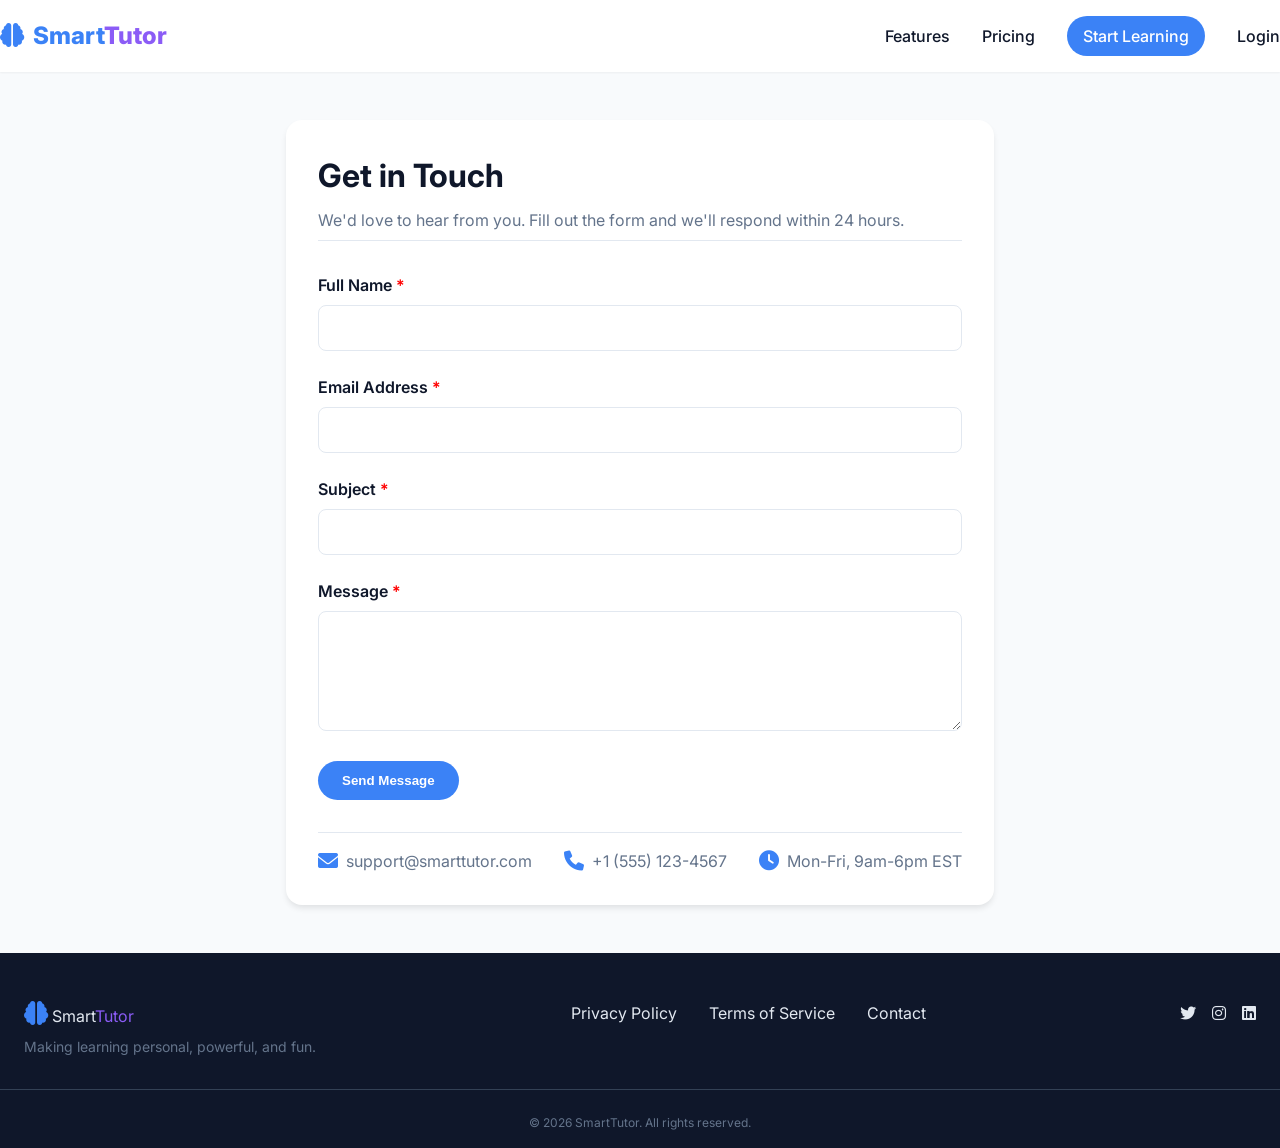
<file: contact.html>
<!DOCTYPE html>
<html lang="en">
<head>
  <meta charset="UTF-8">
  <meta name="viewport" content="width=device-width, initial-scale=1.0">
  <title>Contact Us | SmartTutor</title>
  <link rel="stylesheet" href="style.css">
  <link rel="stylesheet" href="https://cdnjs.cloudflare.com/ajax/libs/font-awesome/6.0.0-beta3/css/all.min.css">
  <link href="https://fonts.googleapis.com/css2?family=Inter:opsz,wght@14..32,300..700&family=Plus+Jakarta+Sans:wght@300..700&display=swap" rel="stylesheet">
  <style>
    /* Contact page specific styles */
    .contact-container {
      max-width: 900px;
      margin: 3rem auto;
      padding: 2rem;
      background: white;
      border-radius: 1rem;
      box-shadow: 0 4px 6px -1px rgb(0 0 0 / 0.1);
    }
    .contact-container h1 {
      font-size: 2rem;
      margin-bottom: 0.5rem;
      color: var(--dark);
    }
    .contact-container .subtitle {
      color: var(--gray);
      margin-bottom: 2rem;
      border-bottom: 1px solid var(--gray-light);
      padding-bottom: 0.5rem;
    }
    .form-group {
      margin-bottom: 1.5rem;
    }
    .form-group label {
      display: block;
      font-weight: 600;
      margin-bottom: 0.5rem;
      color: var(--dark);
    }
    .form-group input,
    .form-group textarea {
      width: 100%;
      padding: 0.75rem;
      border: 1px solid var(--gray-light);
      border-radius: 0.5rem;
      font-family: inherit;
      font-size: 1rem;
      transition: border-color 0.2s;
    }
    .form-group input:focus,
    .form-group textarea:focus {
      outline: none;
      border-color: var(--primary);
      box-shadow: 0 0 0 3px rgba(59,130,246,0.1);
    }
    .form-group textarea {
      resize: vertical;
      min-height: 120px;
    }
    .submit-btn {
      background: var(--primary);
      color: white;
      border: none;
      padding: 0.75rem 1.5rem;
      border-radius: 2rem;
      font-weight: 600;
      cursor: pointer;
      transition: all 0.2s;
    }
    .submit-btn:hover {
      background: var(--primary-dark);
      transform: translateY(-2px);
      box-shadow: var(--shadow-md);
    }
    .submit-btn:disabled {
      opacity: 0.6;
      cursor: not-allowed;
      transform: none;
    }
    .success-message {
      background: #d1fae5;
      color: #065f46;
      padding: 1rem;
      border-radius: 0.5rem;
      margin-bottom: 1.5rem;
      border-left: 4px solid #10b981;
    }
    .error-message {
      background: #fee2e2;
      color: #991b1b;
      padding: 0.75rem;
      border-radius: 0.5rem;
      margin-bottom: 1rem;
      font-size: 0.875rem;
    }
    .hidden {
      display: none;
    }
    .contact-info {
      margin-top: 2rem;
      padding-top: 1rem;
      border-top: 1px solid var(--gray-light);
      display: flex;
      gap: 2rem;
      flex-wrap: wrap;
    }
    .contact-info-item {
      display: flex;
      align-items: center;
      gap: 0.5rem;
      color: var(--gray);
    }
    .contact-info-item i {
      color: var(--primary);
      font-size: 1.25rem;
    }
  </style>
</head>
<body>
  <nav class="navbar">
    <div class="container nav-container">
      <div class="logo"><i class="fas fa-brain"></i> Smart<span>Tutor</span></div>
      <div class="nav-links">
        <a href="index.html#features">Features</a>
        <a href="pricing.html">Pricing</a>
        <a href="dashboard.html" class="btn-primary-small">Start Learning</a>
        <a href="login.html" class="btn-outline-small">Login</a>
      </div>
    </div>
  </nav>

  <div class="contact-container">
    <h1>Get in Touch</h1>
    <div class="subtitle">We'd love to hear from you. Fill out the form and we'll respond within 24 hours.</div>

    <div id="successMessage" class="success-message hidden">
      <i class="fas fa-check-circle"></i> Thank you for contacting us! Your message has been sent. We'll get back to you soon.
    </div>

    <form id="contactForm">
      <div class="form-group">
        <label for="name">Full Name <span style="color: red;">*</span></label>
        <input type="text" id="name" name="name" required>
      </div>
      <div class="form-group">
        <label for="email">Email Address <span style="color: red;">*</span></label>
        <input type="email" id="email" name="email" required>
      </div>
      <div class="form-group">
        <label for="subject">Subject <span style="color: red;">*</span></label>
        <input type="text" id="subject" name="subject" required>
      </div>
      <div class="form-group">
        <label for="message">Message <span style="color: red;">*</span></label>
        <textarea id="message" name="message" required></textarea>
      </div>
      <button type="submit" class="submit-btn">Send Message</button>
    </form>

    <div class="contact-info">
      <div class="contact-info-item">
        <i class="fas fa-envelope"></i>
        <span>support@smarttutor.com</span>
      </div>
      <div class="contact-info-item">
        <i class="fas fa-phone"></i>
        <span>+1 (555) 123-4567</span>
      </div>
      <div class="contact-info-item">
        <i class="fas fa-clock"></i>
        <span>Mon-Fri, 9am-6pm EST</span>
      </div>
    </div>
  </div>

  <footer>
    <div class="container footer-content">
      <div class="footer-logo">
        <i class="fas fa-brain"></i> Smart<span>Tutor</span>
        <p>Making learning personal, powerful, and fun.</p>
      </div>
      <div class="footer-links">
        <a href="privacy.html">Privacy Policy</a>
        <a href="terms.html">Terms of Service</a>
        <a href="contact.html">Contact</a>
      </div>
      <div class="footer-social">
        <a href="#"><i class="fab fa-twitter"></i></a>
        <a href="#"><i class="fab fa-instagram"></i></a>
        <a href="#"><i class="fab fa-linkedin"></i></a>
      </div>
    </div>
    <div class="copyright">
      <p>&copy; 2026 SmartTutor. All rights reserved.</p>
    </div>
  </footer>

  <script>
    const contactForm = document.getElementById('contactForm');
    const successMessage = document.getElementById('successMessage');

    contactForm.addEventListener('submit', (e) => {
      e.preventDefault();

      // Simple validation (browser does required, but we can also custom check)
      const name = document.getElementById('name').value.trim();
      const email = document.getElementById('email').value.trim();
      const subject = document.getElementById('subject').value.trim();
      const message = document.getElementById('message').value.trim();

      if (!name || !email || !subject || !message) {
        alert('Please fill in all fields.');
        return;
      }

      // Simulate submission (disable button, show success)
      const submitBtn = contactForm.querySelector('.submit-btn');
      submitBtn.disabled = true;
      submitBtn.textContent = 'Sending...';

      // Simulate network delay
      setTimeout(() => {
        // Show success message
        successMessage.classList.remove('hidden');
        // Clear form
        contactForm.reset();
        // Re-enable button
        submitBtn.disabled = false;
        submitBtn.textContent = 'Send Message';
        // Scroll to success message
        successMessage.scrollIntoView({ behavior: 'smooth', block: 'start' });
        // Optionally hide message after 5 seconds
        setTimeout(() => {
          successMessage.classList.add('hidden');
        }, 5000);
      }, 1000);
    });
  </script>
</body>
</html>
</file>
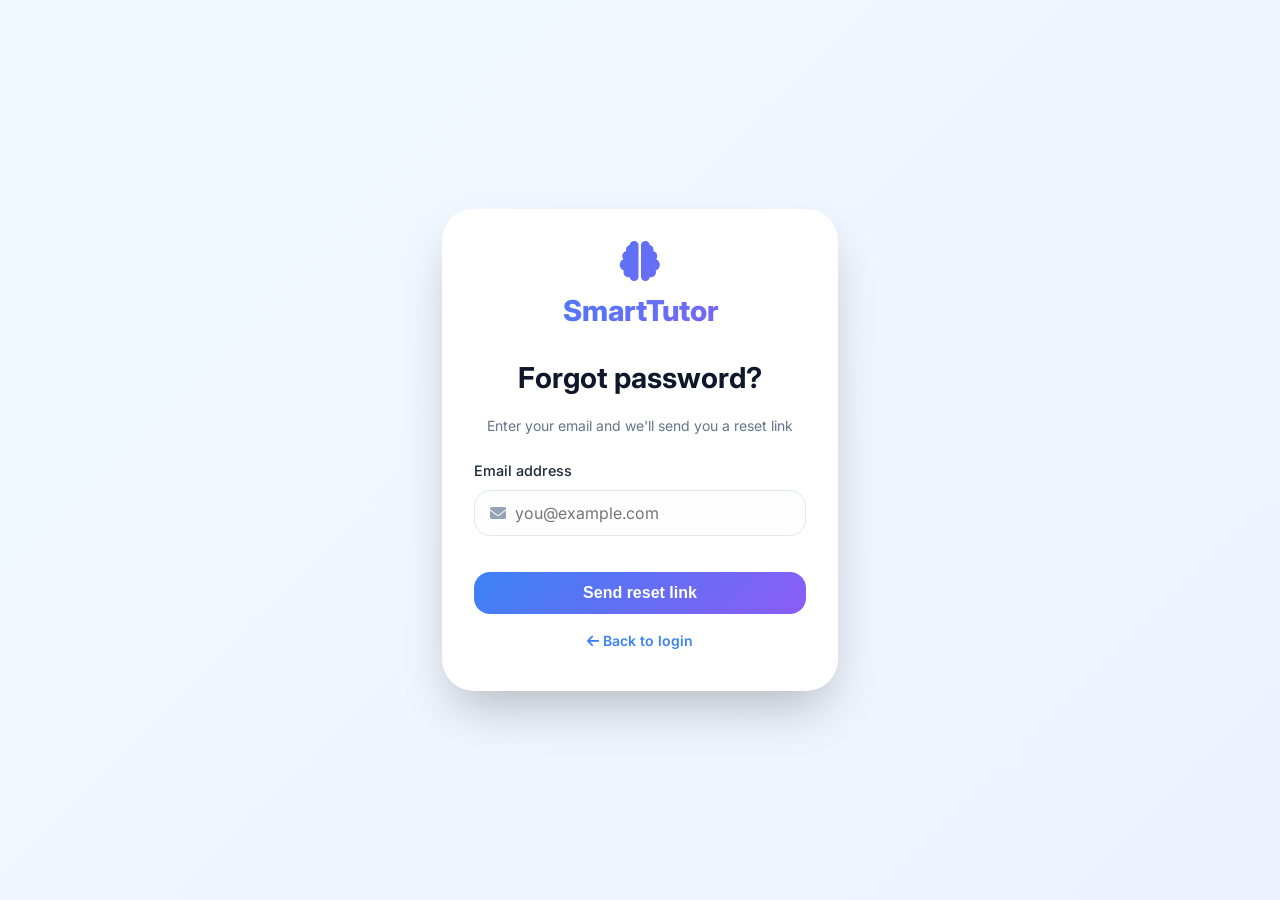
<file: forgot-password.html>
<!-- forgot-password.html -->
<!DOCTYPE html>
<html lang="en">
<head>
    <meta charset="UTF-8">
    <meta name="viewport" content="width=device-width, initial-scale=1.0">
    <title>Forgot Password | SmartTutor</title>
    <link href="https://fonts.googleapis.com/css2?family=Inter:wght@300;400;500;600;700&display=swap" rel="stylesheet">
    <link rel="stylesheet" href="https://cdnjs.cloudflare.com/ajax/libs/font-awesome/6.0.0-beta3/css/all.min.css">
    <link rel="stylesheet" href="style.css">
    <style>
        * { margin: 0; padding: 0; box-sizing: border-box; }
        body {
            font-family: 'Inter', sans-serif;
            background: linear-gradient(135deg, #f0f9ff 0%, #eef2ff 100%);
            min-height: 100vh;
            display: flex;
            align-items: center;
            justify-content: center;
            padding: 1.5rem;
        }
        .auth-container { width: 100%; max-width: 460px; margin: 0 auto; }
        .auth-card {
            background: white;
            border-radius: 2rem;
            box-shadow: 0 25px 50px -12px rgba(0,0,0,0.25);
            padding: 2rem 2rem 2.5rem;
        }
        .brand { text-align: center; margin-bottom: 1.5rem; }
        .brand i {
            font-size: 2.5rem;
            background: linear-gradient(135deg, #3b82f6, #8b5cf6);
            -webkit-background-clip: text; background-clip: text; color: transparent;
            margin-bottom: 0.5rem; display: block;
        }
        .brand h1 {
            font-size: 1.8rem; font-weight: 800;
            background: linear-gradient(135deg, #3b82f6, #8b5cf6);
            -webkit-background-clip: text; background-clip: text; color: transparent;
        }
        .auth-card h2 { font-size: 1.8rem; font-weight: 700; margin-bottom: 0.5rem; color: #0f172a; text-align: center; }
        .auth-subtitle { text-align: center; color: #64748b; margin-bottom: 1.5rem; font-size: 0.9rem; }
        .form-group { margin-bottom: 1.25rem; }
        .form-group label { display: block; font-weight: 500; margin-bottom: 0.5rem; color: #1e293b; font-size: 0.9rem; }
        .input-icon { position: relative; }
        .input-icon i { position: absolute; left: 1rem; top: 50%; transform: translateY(-50%); color: #94a3b8; font-size: 1rem; }
        .input-icon input {
            width: 100%; padding: 0.75rem 1rem 0.75rem 2.5rem;
            border: 1px solid #e2e8f0; border-radius: 1rem;
            font-family: inherit; font-size: 1rem; transition: all 0.2s; background-color: #fefefe;
        }
        .input-icon input:focus { outline: none; border-color: #3b82f6; box-shadow: 0 0 0 3px rgba(59,130,246,0.1); }
        .btn-primary {
            width: 100%; background: linear-gradient(135deg, #3b82f6, #8b5cf6);
            color: white; border: none; padding: 0.75rem; border-radius: 1rem;
            font-weight: 600; font-size: 1rem; cursor: pointer; transition: all 0.2s; margin-top: 0.5rem;
        }
        .btn-primary:hover { transform: translateY(-2px); box-shadow: 0 10px 20px -5px rgba(59,130,246,0.4); }
        .btn-primary:disabled { opacity: 0.6; cursor: not-allowed; transform: none; }
        .auth-link { text-align: center; margin-top: 1.5rem; font-size: 0.9rem; color: #64748b; }
        .auth-link a { color: #3b82f6; text-decoration: none; font-weight: 600; }
        .auth-link a:hover { text-decoration: underline; }
        .auth-error {
            background-color: #fee2e2; color: #b91c1c; padding: 0.75rem;
            border-radius: 0.75rem; font-size: 0.85rem; margin-bottom: 1rem;
            border-left: 4px solid #ef4444; display: none;
        }
        .auth-error.show { display: block; }
        .auth-success {
            background-color: #dcfce7; color: #166534; padding: 0.75rem;
            border-radius: 0.75rem; font-size: 0.85rem; margin-bottom: 1rem;
            border-left: 4px solid #22c55e; display: none; text-align: center;
        }
        .auth-success.show { display: block; }
        .success-icon { font-size: 3rem; margin-bottom: 1rem; display: block; }
        @media (max-width: 480px) {
            .auth-card { padding: 1.5rem; }
            .brand h1, .auth-card h2 { font-size: 1.5rem; }
        }
    </style>
</head>
<body>
    <div class="auth-container">
        <div class="auth-card">
            <div class="brand">
                <i class="fas fa-brain"></i>
                <h1>SmartTutor</h1>
            </div>

            <!-- Initial form view -->
            <div id="formView">
                <h2>Forgot password?</h2>
                <p class="auth-subtitle">Enter your email and we'll send you a reset link</p>
                <div id="authError" class="auth-error" aria-live="polite"></div>
                <form id="forgotForm" novalidate>
                    <div class="form-group">
                        <label for="email">Email address</label>
                        <div class="input-icon">
                            <i class="fas fa-envelope"></i>
                            <input type="email" id="email" name="email" autocomplete="email" required placeholder="you@example.com">
                        </div>
                    </div>
                    <button type="submit" class="btn-primary" id="submitBtn">Send reset link</button>
                </form>
                <p class="auth-link"><a href="login.html"><i class="fas fa-arrow-left"></i> Back to login</a></p>
            </div>

            <!-- Success view (shown after email sent) -->
            <div id="successView" style="display:none; text-align:center;">
                <span class="success-icon">📧</span>
                <h2>Check your email</h2>
                <p class="auth-subtitle" style="margin-bottom:1.5rem;">
                    We've sent a password reset link to <strong id="sentEmail"></strong>.<br><br>
                    Click the link in the email to reset your password. It may take a minute to arrive — check your spam folder too.
                </p>
                <p class="auth-link"><a href="login.html"><i class="fas fa-arrow-left"></i> Back to login</a></p>
            </div>
        </div>
    </div>

    <script>
        const SUPABASE_URL = 'https://qshqulmdhuwtcedrdrxq.supabase.co';
        const SUPABASE_ANON_KEY = 'eyJhbGciOiJIUzI1NiIsInR5cCI6IkpXVCJ9.eyJpc3MiOiJzdXBhYmFzZSIsInJlZiI6InFzaHF1bG1kaHV3dGNlZHJkcnhxIiwicm9sZSI6ImFub24iLCJpYXQiOjE3NzQyODEwMTMsImV4cCI6MjA4OTg1NzAxM30.UY7zcNwa1xmAhiQk2i8kFAPVyq7lG2B4TzM41eCG8s0';

        let supabase = null;

        async function initSupabase() {
            if (supabase) return supabase;
            const { createClient } = await import('https://cdn.jsdelivr.net/npm/@supabase/supabase-js@2/+esm');
            supabase = createClient(SUPABASE_URL, SUPABASE_ANON_KEY);
            return supabase;
        }

        document.getElementById('forgotForm').addEventListener('submit', async (e) => {
            e.preventDefault();

            const email = document.getElementById('email').value.trim();
            const errorEl = document.getElementById('authError');
            const submitBtn = document.getElementById('submitBtn');

            errorEl.textContent = '';
            errorEl.classList.remove('show');

            if (!email) {
                errorEl.textContent = 'Please enter your email address.';
                errorEl.classList.add('show');
                return;
            }

            submitBtn.disabled = true;
            submitBtn.textContent = 'Sending...';

            try {
                const sb = await initSupabase();
                const { error } = await sb.auth.resetPasswordForEmail(email, {
                    redirectTo: window.location.origin + '/reset-password.html'
                });

                if (error) {
                    errorEl.textContent = error.message;
                    errorEl.classList.add('show');
                    submitBtn.disabled = false;
                    submitBtn.textContent = 'Send reset link';
                    return;
                }

                // Show success regardless (don't reveal if email exists)
                document.getElementById('sentEmail').textContent = email;
                document.getElementById('formView').style.display = 'none';
                document.getElementById('successView').style.display = 'block';

            } catch (err) {
                console.error(err);
                errorEl.textContent = 'Something went wrong. Please try again.';
                errorEl.classList.add('show');
                submitBtn.disabled = false;
                submitBtn.textContent = 'Send reset link';
            }
        });
    </script>
</body>
</html>
</file>
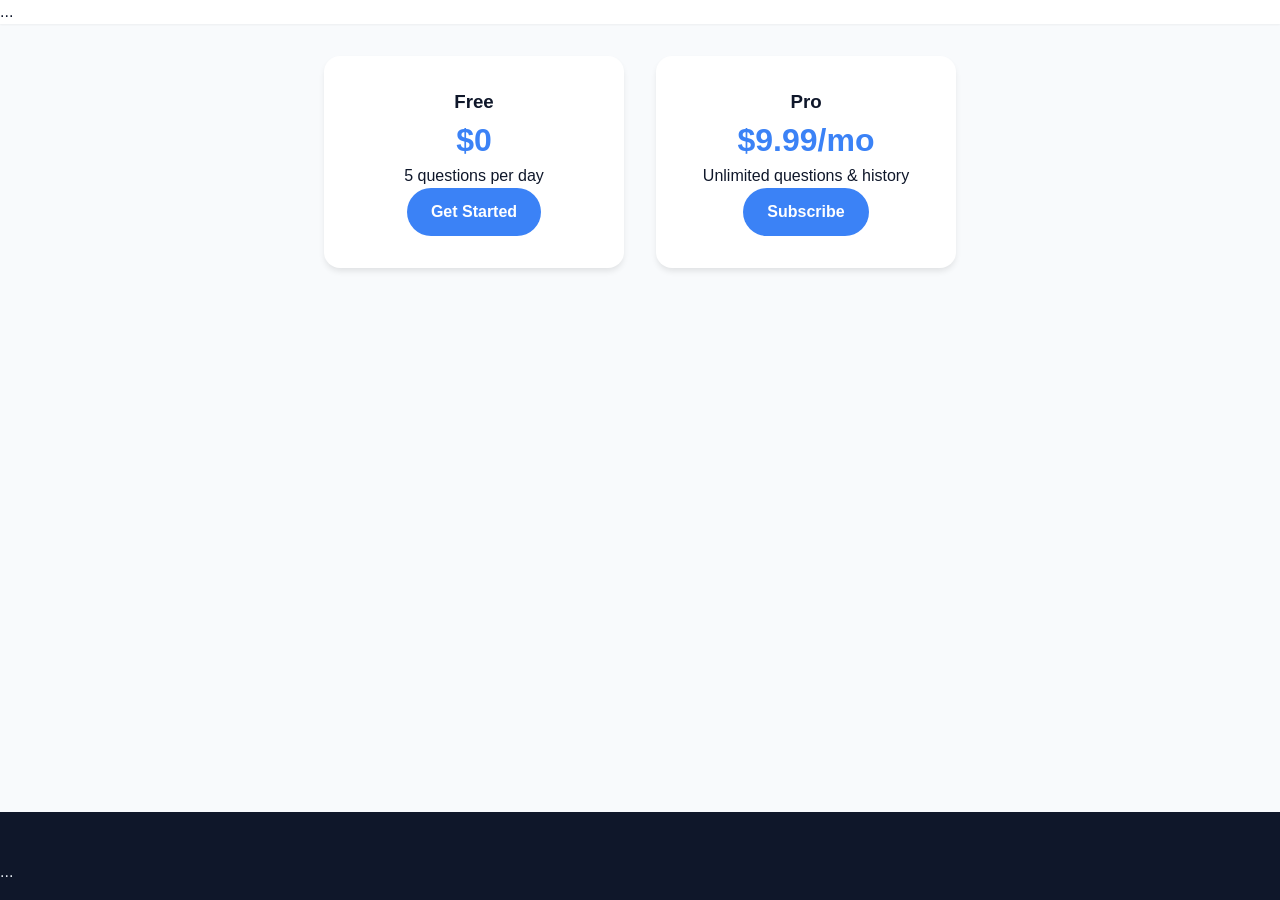
<file: pricing.html>
<!DOCTYPE html>
<html lang="en">
<head>
  <meta charset="UTF-8">
  <meta name="viewport" content="width=device-width, initial-scale=1.0">
  <title>Pricing | SmartTutor</title>
  <link rel="stylesheet" href="style.css">
  <link rel="stylesheet" href="https://cdnjs.cloudflare.com/ajax/libs/font-awesome/6.0.0-beta3/css/all.min.css">
  <style>
    .pricing-grid {
      display: flex;
      justify-content: center;
      gap: 2rem;
      flex-wrap: wrap;
      padding: 2rem;
    }
    .pricing-card {
      background: white;
      border-radius: 1rem;
      padding: 2rem;
      width: 300px;
      box-shadow: 0 4px 6px -1px rgba(0,0,0,0.1);
      text-align: center;
    }
    .price {
      font-size: 2rem;
      font-weight: bold;
      color: var(--primary);
    }
  </style>
</head>
<body>
  <nav class="navbar">...</nav>
  <div class="pricing-grid">
    <div class="pricing-card">
      <h3>Free</h3>
      <div class="price">$0</div>
      <p>5 questions per day</p>
      <a href="dashboard.html" class="btn-primary">Get Started</a>
    </div>
    <div class="pricing-card">
      <h3>Pro</h3>
      <div class="price">$9.99<span>/mo</span></div>
      <p>Unlimited questions & history</p>
      <a href="signup.html" class="btn-primary">Subscribe</a>
    </div>
  </div>
  <footer>...</footer>
</body>
</html>
</file>
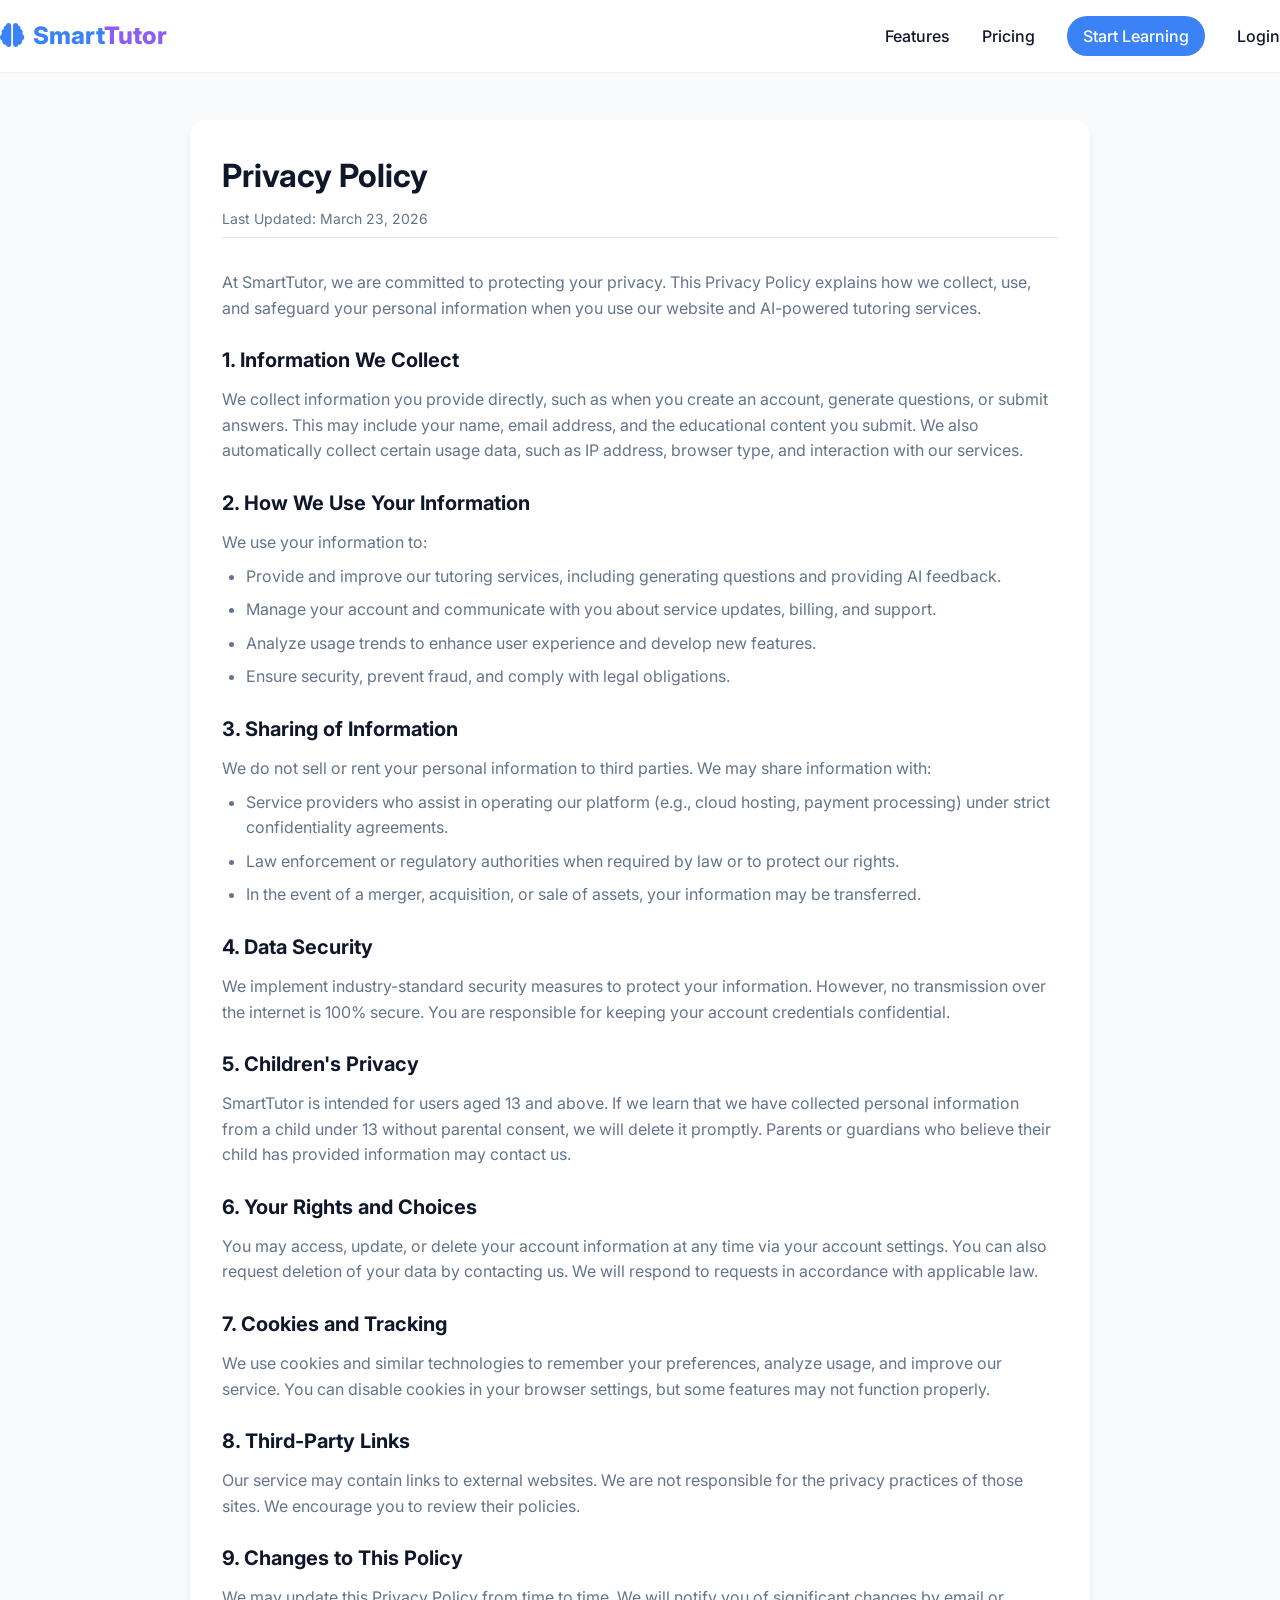
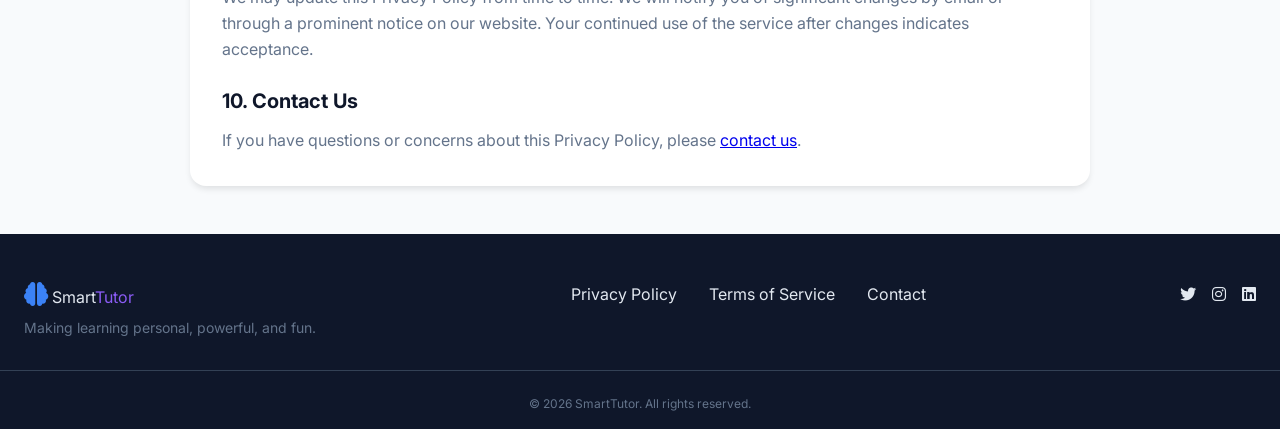
<file: privacy.html>
<!DOCTYPE html>
<html lang="en">
<head>
  <meta charset="UTF-8">
  <meta name="viewport" content="width=device-width, initial-scale=1.0">
  <title>Privacy Policy | SmartTutor</title>
  <link rel="stylesheet" href="style.css">
  <link rel="stylesheet" href="https://cdnjs.cloudflare.com/ajax/libs/font-awesome/6.0.0-beta3/css/all.min.css">
  <link href="https://fonts.googleapis.com/css2?family=Inter:opsz,wght@14..32,300..700&family=Plus+Jakarta+Sans:wght@300..700&display=swap" rel="stylesheet">
  <style>
    /* Legal page specific styles (same as terms.html) */
    .legal-container {
      max-width: 900px;
      margin: 3rem auto;
      padding: 2rem;
      background: white;
      border-radius: 1rem;
      box-shadow: 0 4px 6px -1px rgb(0 0 0 / 0.1);
    }
    .legal-container h1 {
      font-size: 2rem;
      margin-bottom: 0.5rem;
      color: var(--dark);
    }
    .legal-container .last-updated {
      color: var(--gray);
      font-size: 0.875rem;
      margin-bottom: 2rem;
      border-bottom: 1px solid var(--gray-light);
      padding-bottom: 0.5rem;
    }
    .legal-container h2 {
      font-size: 1.25rem;
      margin: 1.5rem 0 0.75rem;
      color: var(--dark);
    }
    .legal-container p, .legal-container li {
      color: var(--gray);
      line-height: 1.6;
    }
    .legal-container ul {
      margin-left: 1.5rem;
      margin-bottom: 1rem;
    }
    .legal-container li {
      margin: 0.5rem 0;
    }
    .legal-container strong {
      color: var(--dark);
    }
  </style>
</head>
<body>
  <nav class="navbar">
    <div class="container nav-container">
      <div class="logo"><i class="fas fa-brain"></i> Smart<span>Tutor</span></div>
      <div class="nav-links">
        <a href="index.html#features">Features</a>
        <a href="pricing.html">Pricing</a>
        <a href="dashboard.html" class="btn-primary-small">Start Learning</a>
        <a href="login.html" class="btn-outline-small">Login</a>
      </div>
    </div>
  </nav>

  <div class="legal-container">
    <h1>Privacy Policy</h1>
    <div class="last-updated">Last Updated: March 23, 2026</div>

    <p>At SmartTutor, we are committed to protecting your privacy. This Privacy Policy explains how we collect, use, and safeguard your personal information when you use our website and AI-powered tutoring services.</p>

    <h2>1. Information We Collect</h2>
    <p>We collect information you provide directly, such as when you create an account, generate questions, or submit answers. This may include your name, email address, and the educational content you submit. We also automatically collect certain usage data, such as IP address, browser type, and interaction with our services.</p>

    <h2>2. How We Use Your Information</h2>
    <p>We use your information to:</p>
    <ul>
      <li>Provide and improve our tutoring services, including generating questions and providing AI feedback.</li>
      <li>Manage your account and communicate with you about service updates, billing, and support.</li>
      <li>Analyze usage trends to enhance user experience and develop new features.</li>
      <li>Ensure security, prevent fraud, and comply with legal obligations.</li>
    </ul>

    <h2>3. Sharing of Information</h2>
    <p>We do not sell or rent your personal information to third parties. We may share information with:</p>
    <ul>
      <li>Service providers who assist in operating our platform (e.g., cloud hosting, payment processing) under strict confidentiality agreements.</li>
      <li>Law enforcement or regulatory authorities when required by law or to protect our rights.</li>
      <li>In the event of a merger, acquisition, or sale of assets, your information may be transferred.</li>
    </ul>

    <h2>4. Data Security</h2>
    <p>We implement industry-standard security measures to protect your information. However, no transmission over the internet is 100% secure. You are responsible for keeping your account credentials confidential.</p>

    <h2>5. Children's Privacy</h2>
    <p>SmartTutor is intended for users aged 13 and above. If we learn that we have collected personal information from a child under 13 without parental consent, we will delete it promptly. Parents or guardians who believe their child has provided information may contact us.</p>

    <h2>6. Your Rights and Choices</h2>
    <p>You may access, update, or delete your account information at any time via your account settings. You can also request deletion of your data by contacting us. We will respond to requests in accordance with applicable law.</p>

    <h2>7. Cookies and Tracking</h2>
    <p>We use cookies and similar technologies to remember your preferences, analyze usage, and improve our service. You can disable cookies in your browser settings, but some features may not function properly.</p>

    <h2>8. Third-Party Links</h2>
    <p>Our service may contain links to external websites. We are not responsible for the privacy practices of those sites. We encourage you to review their policies.</p>

    <h2>9. Changes to This Policy</h2>
    <p>We may update this Privacy Policy from time to time. We will notify you of significant changes by email or through a prominent notice on our website. Your continued use of the service after changes indicates acceptance.</p>

    <h2>10. Contact Us</h2>
    <p>If you have questions or concerns about this Privacy Policy, please <a href="contact.html">contact us</a>.</p>
  </div>

  <footer>
    <div class="container footer-content">
      <div class="footer-logo">
        <i class="fas fa-brain"></i> Smart<span>Tutor</span>
        <p>Making learning personal, powerful, and fun.</p>
      </div>
      <div class="footer-links">
        <a href="privacy.html">Privacy Policy</a>
        <a href="terms.html">Terms of Service</a>
        <a href="contact.html">Contact</a>
      </div>
      <div class="footer-social">
        <a href="#"><i class="fab fa-twitter"></i></a>
        <a href="#"><i class="fab fa-instagram"></i></a>
        <a href="#"><i class="fab fa-linkedin"></i></a>
      </div>
    </div>
    <div class="copyright">
      <p>&copy; 2026 SmartTutor. All rights reserved.</p>
    </div>
  </footer>
</body>
</html>
</file>
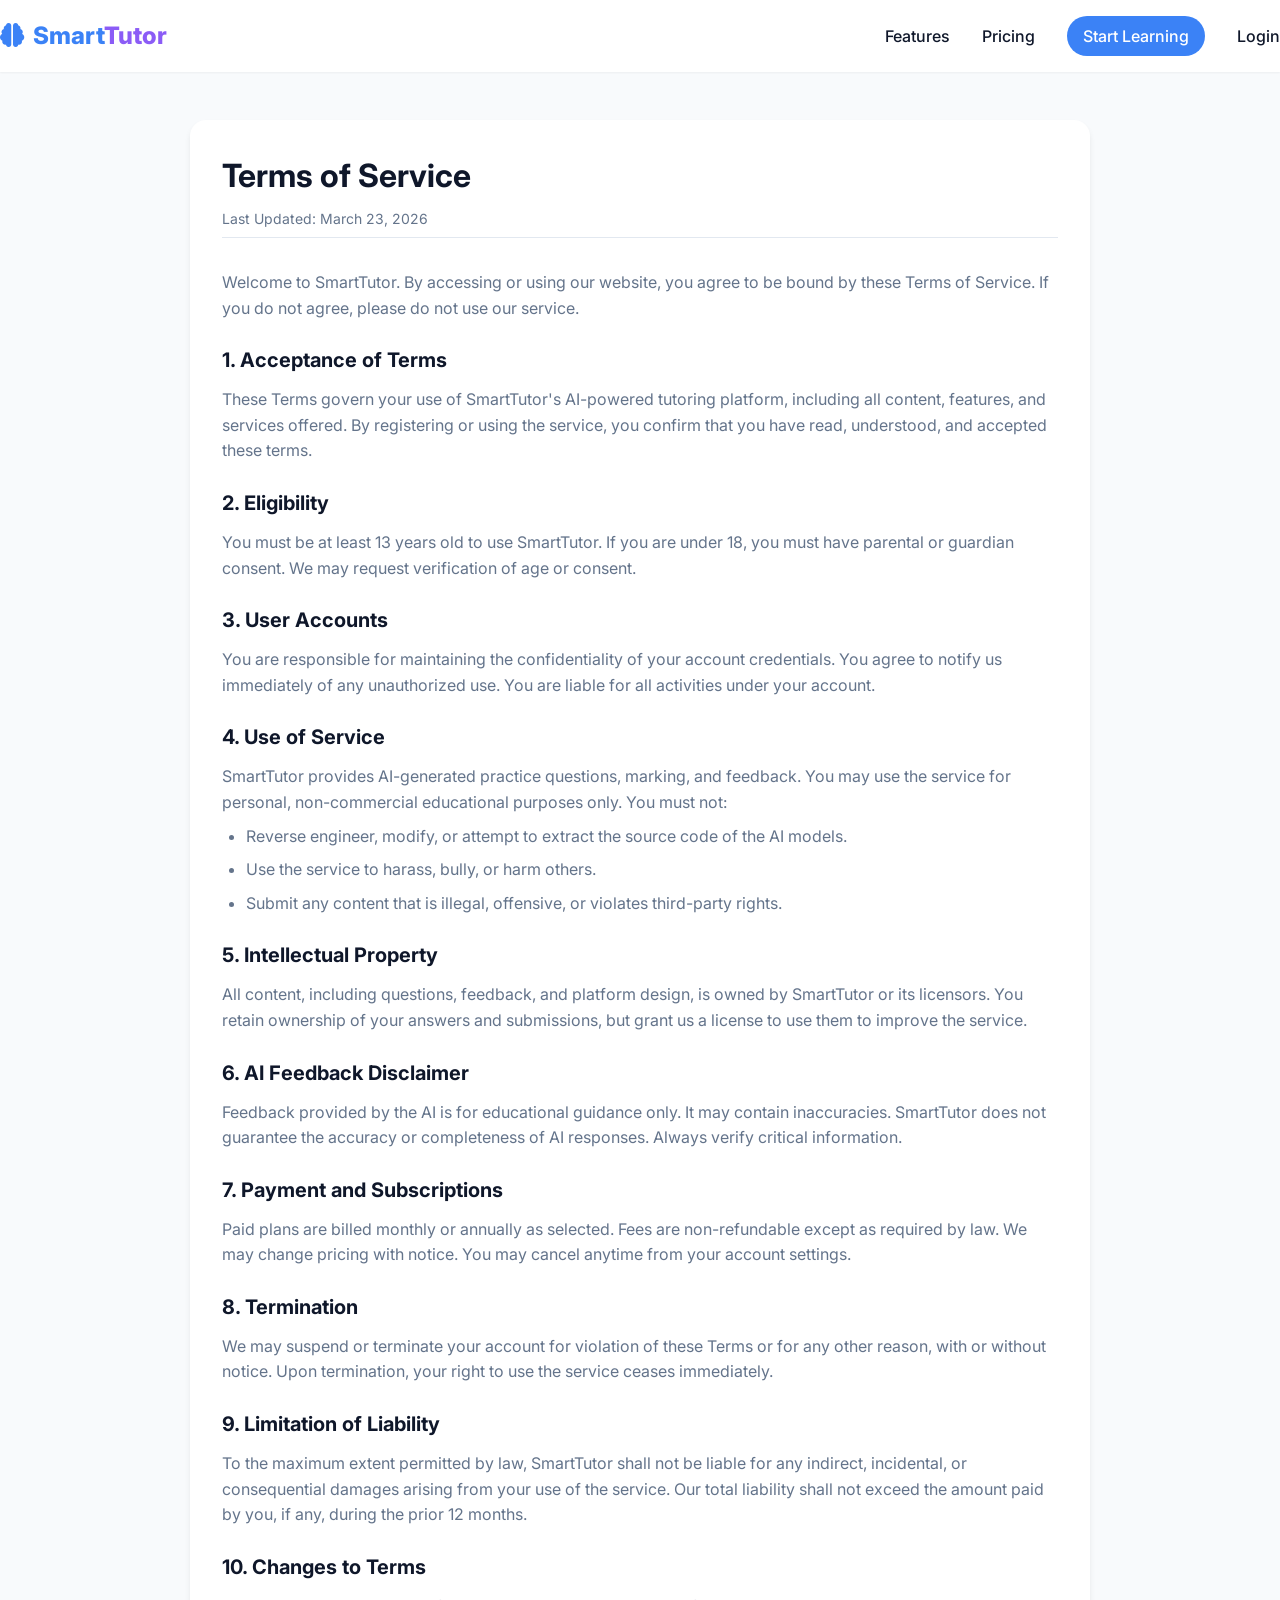
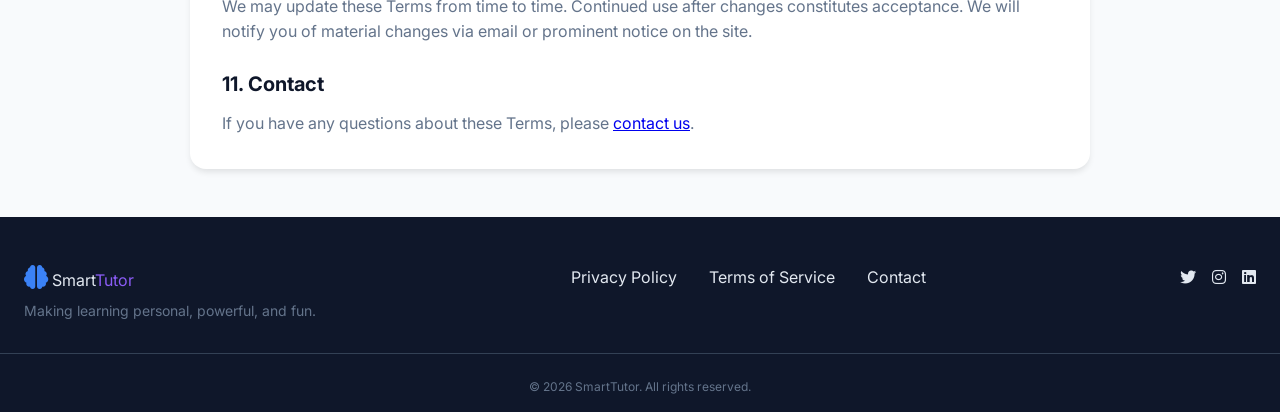
<file: terms.html>
<!DOCTYPE html>
<html lang="en">
<head>
  <meta charset="UTF-8">
  <meta name="viewport" content="width=device-width, initial-scale=1.0">
  <title>Terms of Service | SmartTutor</title>
  <link rel="stylesheet" href="style.css">
  <link rel="stylesheet" href="https://cdnjs.cloudflare.com/ajax/libs/font-awesome/6.0.0-beta3/css/all.min.css">
  <link href="https://fonts.googleapis.com/css2?family=Inter:opsz,wght@14..32,300..700&family=Plus+Jakarta+Sans:wght@300..700&display=swap" rel="stylesheet">
  <style>
    /* Legal page specific styles */
    .legal-container {
      max-width: 900px;
      margin: 3rem auto;
      padding: 2rem;
      background: white;
      border-radius: 1rem;
      box-shadow: 0 4px 6px -1px rgb(0 0 0 / 0.1);
    }
    .legal-container h1 {
      font-size: 2rem;
      margin-bottom: 0.5rem;
      color: var(--dark);
    }
    .legal-container .last-updated {
      color: var(--gray);
      font-size: 0.875rem;
      margin-bottom: 2rem;
      border-bottom: 1px solid var(--gray-light);
      padding-bottom: 0.5rem;
    }
    .legal-container h2 {
      font-size: 1.25rem;
      margin: 1.5rem 0 0.75rem;
      color: var(--dark);
    }
    .legal-container p, .legal-container li {
      color: var(--gray);
      line-height: 1.6;
    }
    .legal-container ul {
      margin-left: 1.5rem;
      margin-bottom: 1rem;
    }
    .legal-container li {
      margin: 0.5rem 0;
    }
    .legal-container strong {
      color: var(--dark);
    }
  </style>
</head>
<body>
  <nav class="navbar">
    <div class="container nav-container">
      <div class="logo"><i class="fas fa-brain"></i> Smart<span>Tutor</span></div>
      <div class="nav-links">
        <a href="index.html#features">Features</a>
        <a href="pricing.html">Pricing</a>
        <a href="dashboard.html" class="btn-primary-small">Start Learning</a>
        <a href="login.html" class="btn-outline-small">Login</a>
      </div>
    </div>
  </nav>

  <div class="legal-container">
    <h1>Terms of Service</h1>
    <div class="last-updated">Last Updated: March 23, 2026</div>

    <p>Welcome to SmartTutor. By accessing or using our website, you agree to be bound by these Terms of Service. If you do not agree, please do not use our service.</p>

    <h2>1. Acceptance of Terms</h2>
    <p>These Terms govern your use of SmartTutor's AI-powered tutoring platform, including all content, features, and services offered. By registering or using the service, you confirm that you have read, understood, and accepted these terms.</p>

    <h2>2. Eligibility</h2>
    <p>You must be at least 13 years old to use SmartTutor. If you are under 18, you must have parental or guardian consent. We may request verification of age or consent.</p>

    <h2>3. User Accounts</h2>
    <p>You are responsible for maintaining the confidentiality of your account credentials. You agree to notify us immediately of any unauthorized use. You are liable for all activities under your account.</p>

    <h2>4. Use of Service</h2>
    <p>SmartTutor provides AI-generated practice questions, marking, and feedback. You may use the service for personal, non-commercial educational purposes only. You must not:</p>
    <ul>
      <li>Reverse engineer, modify, or attempt to extract the source code of the AI models.</li>
      <li>Use the service to harass, bully, or harm others.</li>
      <li>Submit any content that is illegal, offensive, or violates third-party rights.</li>
    </ul>

    <h2>5. Intellectual Property</h2>
    <p>All content, including questions, feedback, and platform design, is owned by SmartTutor or its licensors. You retain ownership of your answers and submissions, but grant us a license to use them to improve the service.</p>

    <h2>6. AI Feedback Disclaimer</h2>
    <p>Feedback provided by the AI is for educational guidance only. It may contain inaccuracies. SmartTutor does not guarantee the accuracy or completeness of AI responses. Always verify critical information.</p>

    <h2>7. Payment and Subscriptions</h2>
    <p>Paid plans are billed monthly or annually as selected. Fees are non-refundable except as required by law. We may change pricing with notice. You may cancel anytime from your account settings.</p>

    <h2>8. Termination</h2>
    <p>We may suspend or terminate your account for violation of these Terms or for any other reason, with or without notice. Upon termination, your right to use the service ceases immediately.</p>

    <h2>9. Limitation of Liability</h2>
    <p>To the maximum extent permitted by law, SmartTutor shall not be liable for any indirect, incidental, or consequential damages arising from your use of the service. Our total liability shall not exceed the amount paid by you, if any, during the prior 12 months.</p>

    <h2>10. Changes to Terms</h2>
    <p>We may update these Terms from time to time. Continued use after changes constitutes acceptance. We will notify you of material changes via email or prominent notice on the site.</p>

    <h2>11. Contact</h2>
    <p>If you have any questions about these Terms, please <a href="contact.html">contact us</a>.</p>
  </div>

  <footer>
    <div class="container footer-content">
      <div class="footer-logo">
        <i class="fas fa-brain"></i> Smart<span>Tutor</span>
        <p>Making learning personal, powerful, and fun.</p>
      </div>
      <div class="footer-links">
        <a href="privacy.html">Privacy Policy</a>
        <a href="terms.html">Terms of Service</a>
        <a href="contact.html">Contact</a>
      </div>
      <div class="footer-social">
        <a href="#"><i class="fab fa-twitter"></i></a>
        <a href="#"><i class="fab fa-instagram"></i></a>
        <a href="#"><i class="fab fa-linkedin"></i></a>
      </div>
    </div>
    <div class="copyright">
      <p>&copy; 2026 SmartTutor. All rights reserved.</p>
    </div>
  </footer>
</body>
</html>
</file>
<file: style.css>
/* style.css */

:root {
  --primary: #3b82f6;
  --primary-dark: #2563eb;
  --secondary: #8b5cf6;
  --accent: #f59e0b;
  --dark: #0f172a;
  --light: #f8fafc;
  --gray: #64748b;
  --gray-light: #e2e8f0;
  --white: #ffffff;
  --shadow-sm: 0 1px 2px 0 rgb(0 0 0 / 0.05);
  --shadow-md: 0 4px 6px -1px rgb(0 0 0 / 0.1);
  --shadow-lg: 0 10px 15px -3px rgb(0 0 0 / 0.1);
  --radius: 1rem;
  --radius-sm: 0.5rem;
}

* {
  margin: 0;
  padding: 0;
  box-sizing: border-box;
}

body {
  font-family: 'Inter', 'Plus Jakarta Sans', sans-serif;
  background-color: var(--light);
  color: var(--dark);
  line-height: 1.5;
  scroll-behavior: smooth;
  min-height: 100vh;
  display: flex;
  flex-direction: column;
}

.container {
  max-width: 1280px;
  margin: 0 auto;
  padding: 0 1.5rem;
}

/* Navigation */
.navbar {
  background: var(--white);
  box-shadow: var(--shadow-sm);
  position: sticky;
  top: 0;
  z-index: 100;
  backdrop-filter: blur(8px);
  background: rgb(255, 255, 255, 0.9);
}

.nav-container {
  display: flex;
  justify-content: space-between;
  align-items: center;
  padding: 1rem 0;
}

.logo {
  font-size: 1.5rem;
  font-weight: 800;
  color: var(--primary);
}

.logo span {
  color: var(--secondary);
}

.logo i {
  margin-right: 0.25rem;
}

.nav-links {
  display: flex;
  gap: 2rem;
  align-items: center;
}

.nav-links a {
  text-decoration: none;
  color: var(--dark);
  font-weight: 500;
  transition: color 0.2s;
}

.nav-links a:hover {
  color: var(--primary);
}

.btn-primary-small {
  background: var(--primary);
  color: white !important;
  padding: 0.5rem 1rem;
  border-radius: 2rem;
  font-weight: 600;
  transition: all 0.2s;
}

.btn-primary-small:hover {
  background: var(--primary-dark);
  transform: translateY(-1px);
}

/* Hero Section */
.hero {
  padding: 4rem 0;
  background: linear-gradient(135deg, #f0f9ff 0%, #eef2ff 100%);
}

.hero-grid {
  display: grid;
  grid-template-columns: 1fr 1fr;
  gap: 3rem;
  align-items: center;
}

.hero-content h1 {
  font-size: 3rem;
  font-weight: 800;
  line-height: 1.2;
  margin-bottom: 1rem;
}

.gradient-text {
  background: linear-gradient(135deg, var(--primary), var(--secondary));
  -webkit-background-clip: text;
  background-clip: text;
  color: transparent;
}

.hero-content p {
  font-size: 1.125rem;
  color: var(--gray);
  margin-bottom: 2rem;
}

.hero-buttons {
  display: flex;
  gap: 1rem;
  margin-bottom: 1.5rem;
}

.btn-primary {
  background: var(--primary);
  color: white;
  border: none;
  padding: 0.75rem 1.5rem;
  border-radius: 2rem;
  font-weight: 600;
  cursor: pointer;
  transition: all 0.2s;
  display: inline-block;
  text-decoration: none;
}

.btn-primary:hover {
  background: var(--primary-dark);
  transform: translateY(-2px);
  box-shadow: var(--shadow-md);
}

.btn-outline {
  background: transparent;
  border: 1px solid var(--gray-light);
  padding: 0.75rem 1.5rem;
  border-radius: 2rem;
  font-weight: 600;
  cursor: pointer;
  transition: all 0.2s;
  text-decoration: none;
  color: var(--dark);
}

.btn-outline:hover {
  border-color: var(--primary);
  color: var(--primary);
  transform: translateY(-2px);
}

.trust-badge {
  display: flex;
  align-items: center;
  gap: 0.5rem;
  font-size: 0.875rem;
  color: var(--gray);
}

.hero-image img {
  width: 100%;
  border-radius: var(--radius);
  box-shadow: var(--shadow-lg);
}

/* Features Section */
.features {
  padding: 5rem 0;
}

.section-header {
  text-align: center;
  margin-bottom: 3rem;
}

.section-header h2 {
  font-size: 2rem;
  font-weight: 700;
  margin-bottom: 0.5rem;
}

.section-header p {
  color: var(--gray);
  font-size: 1.125rem;
}

.features-grid {
  display: grid;
  grid-template-columns: repeat(auto-fit, minmax(250px, 1fr));
  gap: 2rem;
}

.feature-card {
  background: var(--white);
  padding: 2rem;
  border-radius: var(--radius);
  text-align: center;
  transition: all 0.3s;
  box-shadow: var(--shadow-sm);
  border: 1px solid var(--gray-light);
}

.feature-card:hover {
  transform: translateY(-5px);
  box-shadow: var(--shadow-lg);
  border-color: var(--primary);
}

.feature-card i {
  font-size: 2.5rem;
  color: var(--primary);
  margin-bottom: 1rem;
}

.feature-card h3 {
  margin-bottom: 0.75rem;
  font-weight: 600;
}

.feature-card p {
  color: var(--gray);
  font-size: 0.95rem;
}

/* CTA Section */
.cta {
  background: var(--primary);
  color: white;
  text-align: center;
  padding: 4rem 2rem;
  border-radius: var(--radius);
  margin: 2rem auto;
  max-width: 800px;
}

.cta h2 {
  font-size: 2rem;
  margin-bottom: 1rem;
}

.cta .btn-primary {
  background: white;
  color: var(--primary);
  margin-top: 1rem;
}

.cta .btn-primary:hover {
  background: var(--light);
}

/* Footer */
footer {
  background: var(--dark);
  color: var(--gray-light);
  padding: 3rem 0 1rem;
  margin-top: auto;
}

.footer-content {
  display: flex;
  justify-content: space-between;
  flex-wrap: wrap;
  gap: 2rem;
  margin-bottom: 2rem;
}

.footer-logo i {
  font-size: 1.5rem;
  color: var(--primary);
}

.footer-logo span {
  color: var(--secondary);
}

.footer-logo p {
  margin-top: 0.5rem;
  font-size: 0.875rem;
  color: var(--gray);
}

.footer-links {
  display: flex;
  gap: 2rem;
}

.footer-links a,
.footer-social a {
  color: var(--gray-light);
  text-decoration: none;
  transition: color 0.2s;
}

.footer-links a:hover,
.footer-social a:hover {
  color: var(--primary);
}

.footer-social {
  display: flex;
  gap: 1rem;
}

.copyright {
  text-align: center;
  font-size: 0.75rem;
  border-top: 1px solid #334155;
  padding-top: 1.5rem;
  color: var(--gray);
}

/* Auth Pages (Login / Signup) */
.auth-container {
  display: flex;
  justify-content: center;
  align-items: center;
  min-height: calc(100vh - 200px);
  padding: 2rem;
}

.auth-card {
  background: white;
  border-radius: var(--radius);
  box-shadow: var(--shadow-lg);
  padding: 2rem;
  width: 100%;
  max-width: 400px;
  margin: 2rem auto;
}

.auth-card h2 {
  text-align: center;
  margin-bottom: 1.5rem;
  color: var(--dark);
}

.input-group {
  margin-bottom: 1rem;
}

.input-group label {
  display: block;
  font-weight: 500;
  margin-bottom: 0.5rem;
  color: var(--dark);
}

.input-group input {
  width: 100%;
  padding: 0.75rem;
  border: 1px solid var(--gray-light);
  border-radius: var(--radius-sm);
  font-family: inherit;
  transition: border-color 0.2s;
}

.input-group input:focus {
  outline: none;
  border-color: var(--primary);
  box-shadow: 0 0 0 3px rgba(59,130,246,0.1);
}

.auth-card .btn-primary {
  width: 100%;
  margin-top: 1rem;
}

.auth-card p {
  text-align: center;
  margin-top: 1rem;
  font-size: 0.875rem;
}

.auth-card a {
  color: var(--primary);
  text-decoration: none;
}

.auth-card a:hover {
  text-decoration: underline;
}

/* Responsive */
@media (max-width: 768px) {
  .hero-grid {
    grid-template-columns: 1fr;
    text-align: center;
  }
  .hero-buttons {
    justify-content: center;
  }
  .trust-badge {
    justify-content: center;
  }
  .nav-links {
    display: none;
  }
  .controls {
    flex-direction: column;
  }
  .upload-fields {
    grid-template-columns: 1fr;
  }
  .footer-content {
    flex-direction: column;
    text-align: center;
    gap: 1rem;
  }
  .footer-links {
    justify-content: center;
  }
  .footer-social {
    justify-content: center;
  }
}
</file>
